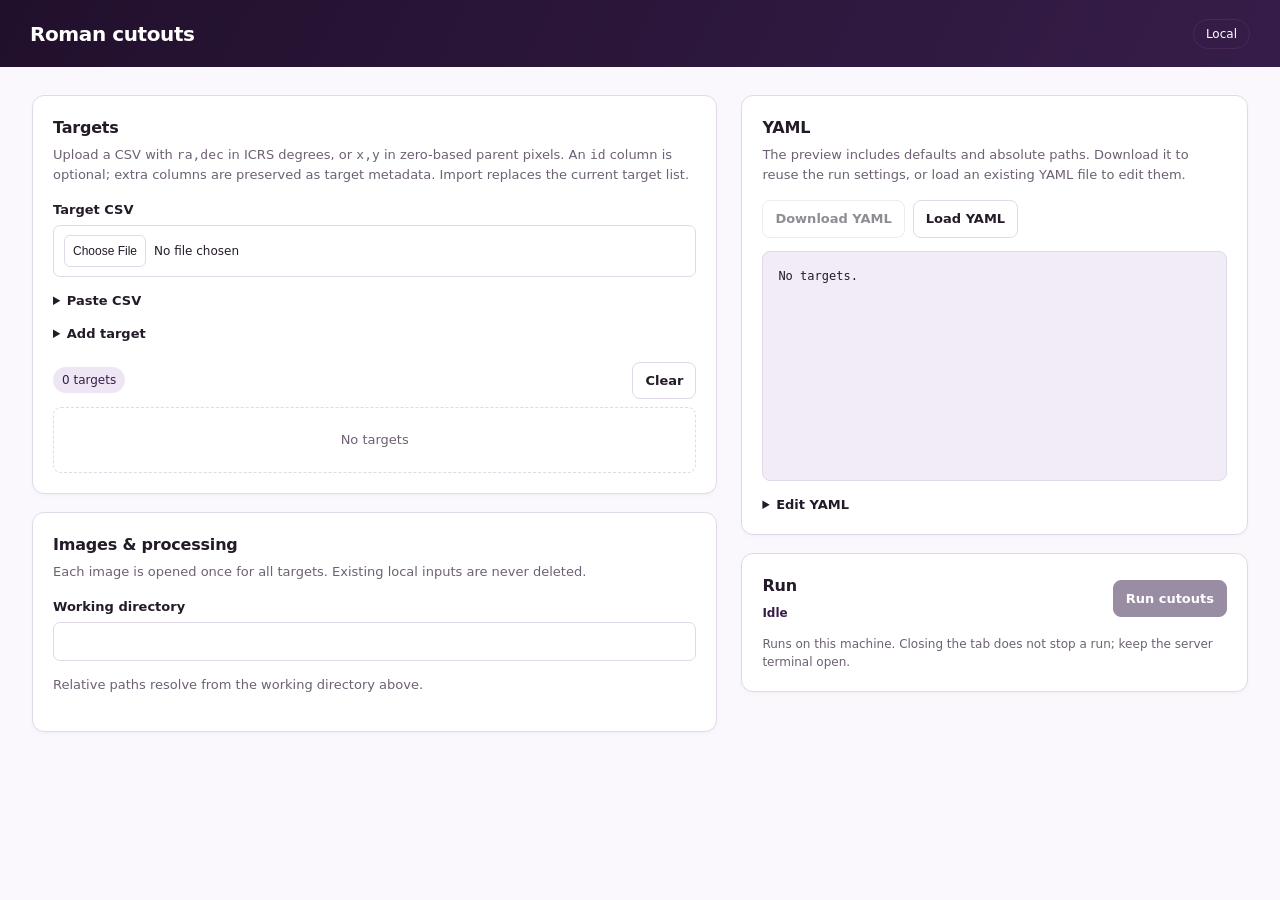
<file: src/roman_cutouts/web_assets/index.html>
<!doctype html>
<html lang="en">
  <head>
    <meta charset="utf-8" />
    <meta name="viewport" content="width=device-width, initial-scale=1" />
    <title>Roman cutouts</title>
    <style>
      :root {
        --ink: #241b29;
        --muted: #6d6173;
        --line: #e1d8e9;
        --paper: #faf7fd;
        --accent: #361d49;
        --gold: #a859e4;
        --white: #fff;
        --danger: #a32e3a;
      }
      * {
        box-sizing: border-box;
      }
      body {
        margin: 0;
        font:
          13px/1.5 Manrope,
          Inter,
          system-ui,
          sans-serif;
        background: var(--paper);
        color: var(--ink);
      }
      button,
      input,
      select,
      textarea {
        font: inherit;
      }
      button {
        cursor: pointer;
        border: 1px solid var(--line);
        border-radius: 8px;
        background: white;
        color: var(--ink);
        padding: 8px 12px;
        min-height: 36px;
        font-weight: 600;
      }
      button:hover {
        border-color: var(--accent);
      }
      button:disabled {
        opacity: 0.5;
        cursor: default;
      }
      .primary {
        background: var(--accent);
        color: white;
        border-color: var(--accent);
      }
      header {
        background: #21102c;
        color: #fff;
        min-height: 67px;
        padding: 14px max(30px, calc((100vw - 1420px) / 2));
        background: linear-gradient(115deg, #21102c, #361d49);
        display: flex;
        justify-content: space-between;
        gap: 20px;
        align-items: center;
      }
      .brand {
        font-size: 20px;
        font-weight: 650;
        letter-spacing: -0.4px;
      }
      .pill {
        border: 1px solid #482757;
        border-radius: 99px;
        padding: 5px 12px;
        font-size: 12px;
        white-space: nowrap;
      }
      .layout {
        max-width: 1470px;
        margin: auto;
        padding: 28px 32px;
        display: grid;
        grid-template-columns: minmax(0, 1.15fr) minmax(350px, 0.85fr);
        gap: 24px;
      }
      .card {
        background: #fff;
        border: 1px solid var(--line);
        border-radius: 12px;
        padding: 20px;
        margin-bottom: 18px;
        box-shadow: 0 2px 4px #361d4907;
      }
      h1,
      h2,
      h3,
      p {
        margin-top: 0;
      }
      h2 {
        font-size: 16px;
        margin-bottom: 5px;
        letter-spacing: -0.2px;
      }
      h3 {
        font-size: 15px;
      }
      a {
        color: var(--accent);
        text-underline-offset: 3px;
      }
      a:hover {
        color: var(--gold);
      }
      .muted,
      small {
        color: var(--muted);
      }
      .muted {
        font-size: 13px;
        margin-bottom: 16px;
      }
      .toolbar {
        display: flex;
        gap: 8px;
        align-items: center;
        flex-wrap: wrap;
      }
      .field {
        display: flex;
        flex-direction: column;
        gap: 5px;
        margin: 14px 0;
      }
      .field > span,
      .label {
        font-size: 13px;
        font-weight: 600;
      }
      .field input,
      .field select,
      .field textarea,
      input[type="text"],
      input[type="number"],
      select,
      textarea {
        width: 100%;
        border: 1px solid #e1d8e9;
        border-radius: 7px;
        background: #fff;
        padding: 9px 10px;
        color: var(--ink);
      }
      input:focus,
      select:focus,
      textarea:focus {
        outline: 2px solid #a859e4;
        outline-offset: 2px;
      }
      .grid {
        display: grid;
        grid-template-columns: 1fr 1fr;
        gap: 0 16px;
      }
      .check {
        display: flex;
        gap: 9px;
        align-items: center;
        margin: 13px 0;
        font-size: 13px;
      }
      .check input {
        width: 17px;
        height: 17px;
        accent-color: var(--accent);
      }
      .checks {
        display: flex;
        gap: 12px;
        flex-wrap: wrap;
      }
      .checks .check {
        margin: 4px 0;
      }
      .detectors {
        display: grid;
        grid-template-columns: repeat(6, 1fr);
        gap: 5px;
      }
      .detectors label {
        font-size: 12px;
      }
      .count {
        font-size: 12px;
        color: var(--accent);
        background: #eee6f5;
        border-radius: 99px;
        padding: 4px 9px;
      }
      .target-head {
        display: flex;
        align-items: center;
        justify-content: space-between;
        margin: 18px 0 8px;
      }
      .table-wrap {
        overflow: auto;
        max-height: 270px;
      }
      table {
        border-collapse: collapse;
        width: 100%;
        font-size: 12px;
      }
      td,
      th {
        background: #f1ecf6;
        font-size: 11px;
        padding: 11px 14px;
        border-bottom: 1px solid var(--line);
        text-align: left;
      }
      th {
        background: #f1ecf6;
        font-size: 11px;
        color: var(--muted);
        font-weight: 500;
      }
      td button {
        padding: 2px 7px;
        font-size: 12px;
      }
      .empty {
        border: 1px dashed #e1d8e9;
        border-radius: 8px;
        padding: 22px;
        text-align: center;
        color: var(--muted);
        font-size: 13px;
      }
      details {
        margin-top: 14px;
      }
      summary {
        cursor: pointer;
        font-weight: 600;
        font-size: 13px;
      }
      details > div {
        margin-top: 10px;
      }
      .sticky {
        position: sticky;
        top: 18px;
        align-self: start;
      }
      .code {
        font:
          12px/1.6 ui-monospace,
          SFMono-Regular,
          monospace;
        white-space: pre;
        overflow: auto;
        background: #f1ecf6;
        border: 1px solid var(--line);
        border-radius: 8px;
        padding: 15px;
        height: 355px;
        margin: 13px 0;
      }
      .sticky .code {
        height: 230px;
      }
      .editor {
        height: 340px;
        resize: vertical;
        font:
          12px/1.6 ui-monospace,
          monospace;
      }
      .error {
        white-space: pre-wrap;
        color: var(--danger);
        background: #fff0f1;
        border: 1px solid #edc7cc;
        padding: 12px;
        border-radius: 8px;
        font-size: 13px;
        margin-top: 12px;
      }
      .success {
        color: var(--accent);
        font-size: 13px;
      }
      .hidden {
        display: none !important;
      }
      .logs:empty,
      .caption:empty {
        display: none;
      }
      .logs {
        background: #21102c;
        color: #f7f0fc;
        font:
          12px/1.7 ui-monospace,
          monospace;
        white-space: pre-wrap;
        overflow: auto;
        max-height: 230px;
        min-height: 90px;
        padding: 14px;
        border-radius: 8px;
      }
      .runline {
        display: flex;
        justify-content: space-between;
        align-items: center;
        gap: 14px;
      }
      .state {
        font-size: 12px;
        font-weight: 650;
        color: var(--accent);
      }
      .caption {
        margin: 12px 0 0;
        font-size: 12px;
        color: var(--muted);
        overflow-wrap: anywhere;
      }
      .section {
        border-top: 1px solid var(--line);
        padding-top: 15px;
        margin-top: 17px;
      }
      .file-button {
        position: relative;
        display: inline-flex;
        align-items: center;
        min-height: 36px;
        padding: 8px 12px;
        border: 1px solid var(--line);
        border-radius: 8px;
        font-weight: 600;
        cursor: pointer;
      }
      .file-button:focus-within {
        outline: 2px solid var(--gold);
        outline-offset: 2px;
      }
      .file-button .file-hidden {
        position: absolute;
        inset: 0;
        opacity: 0;
        width: 100%;
        cursor: pointer;
      }
      .spaced {
        margin-top: 14px;
      }
      input[type="file"] {
        max-width: 100%;
        font-size: 12px;
      }
      input[type="file"]::file-selector-button {
        padding: 8px;
        border: 1px solid var(--line);
        border-radius: 6px;
        background: #fff;
        color: var(--ink);
        margin-right: 8px;
      }
      @media (max-width: 900px) {
        .layout {
          grid-template-columns: 1fr;
        }
        .sticky {
          position: static;
        }
        header {
          padding: 20px;
        }
        .layout {
          padding: 16px;
        }
        .code {
          height: 280px;
        }
      }
      @media (max-width: 480px) {
        .grid {
          grid-template-columns: 1fr;
        }
        header .pill {
          display: none;
        }
        .card {
          padding: 17px;
        }
        .detectors {
          grid-template-columns: repeat(4, 1fr);
        }
      }
    </style>
  </head>
  <body>
    <header>
      <div>
        <div class="brand">Roman cutouts</div>
      </div>
      <div class="pill">Local</div>
    </header>
    <main class="layout">
      <div>
        <section class="card">
          <h2>Targets</h2>
          <p class="muted">
            Upload a CSV with <code>ra,dec</code> in ICRS degrees, or
            <code>x,y</code> in zero-based parent pixels. An
            <code>id</code> column is optional; extra columns are preserved as
            target metadata. Import replaces the current target list.
          </p>
          <label class="field"
            ><span>Target CSV</span
            ><input
              id="csvUpload"
              type="file"
              accept=".csv,text/csv"
              aria-label="Upload targets CSV"
              title="Columns: id (optional), ra/dec in ICRS degrees or x/y in parent pixels. Extra columns are preserved as metadata. Import replaces the list."
          /></label>
          <details>
            <summary>Paste CSV</summary>
            <div>
              <textarea
                id="csvText"
                rows="4"
                placeholder="id,ra,dec&#10;event-01,270.0,-29.0"
                aria-label="Target CSV text"
              ></textarea
              ><button id="importCsv" class="spaced">Import</button>
            </div>
          </details>
          <details>
            <summary>Add target</summary>
            <div>
              <div class="grid">
                <label class="field"
                  ><span>Target ID</span
                  ><input
                    id="targetId"
                    type="text"
                    placeholder="event-01" /></label
                ><label class="field"
                  ><span>Coordinates</span
                  ><select id="coordinateMode">
                    <option value="sky">RA / Dec · ICRS degrees</option>
                    <option value="pixel">x / y · Parent pixels</option>
                  </select></label
                ><label class="field"
                  ><span id="coordALabel">RA (degrees)</span
                  ><input id="coordA" type="number" step="any" /></label
                ><label class="field"
                  ><span id="coordBLabel">Dec (degrees)</span
                  ><input id="coordB" type="number" step="any"
                /></label>
              </div>
              <button id="addTarget">Add</button>
            </div>
          </details>
          <div class="target-head">
            <span id="targetCount" class="count">0 targets</span
            ><button id="clearTargets">Clear</button>
          </div>
          <div id="targetTable" class="empty">No targets</div>
          <div id="targetError" class="error hidden" role="alert"></div>
        </section>
        <section class="card">
          <h2>Images &amp; processing</h2>
          <p class="muted">
            Each image is opened once for all targets. Existing local inputs are
            never deleted.
          </p>
          <label class="field"
            ><span>Working directory</span
            ><input
              id="baseDirectory"
              type="text"
              title="Resolve relative paths from this directory"
          /></label>
          <p class="muted">
            Relative paths resolve from the working directory above.
          </p>
          <div id="settings"></div>
        </section>
      </div>
      <aside class="sticky">
        <section class="card">
          <div class="runline">
            <h2>YAML</h2>
            <span id="validationState" class="state"></span>
          </div>
          <p class="muted">
            The preview includes defaults and absolute paths. Download it to
            reuse the run settings, or load an existing YAML file to edit them.
          </p>
          <div class="toolbar">
            <button id="downloadYaml" disabled>Download YAML</button
            ><label class="file-button"
              >Load YAML
              <input
                id="yamlUpload"
                class="file-hidden"
                type="file"
                accept=".yaml,.yml,text/yaml"
                aria-label="Load YAML file"
            /></label>
          </div>
          <pre id="yamlPreview" class="code">No targets.</pre>
          <details>
            <summary>Edit YAML</summary>
            <div>
              <textarea
                id="yamlEditor"
                class="editor"
                aria-label="YAML editor"
              ></textarea
              ><button id="applyYaml" class="spaced">Apply</button>
            </div>
          </details>
          <div id="configError" class="error hidden" role="alert"></div>
        </section>
        <section class="card">
          <div class="runline">
            <div>
              <h2>Run</h2>
              <span id="runState" class="state" role="status">Idle</span>
            </div>
            <button id="run" class="primary" disabled>Run cutouts</button>
          </div>
          <p class="caption">
            Runs on this machine. Closing the tab does not stop a run; keep the
            server terminal open.
          </p>
          <pre id="logs" class="logs" aria-live="polite"></pre>
          <p id="runSummary" class="caption"></p>
          <p id="manifestPath" class="caption"></p>
          <button id="downloadManifest" class="hidden">
            Download manifest
          </button>
          <div id="runError" class="error hidden" role="alert"></div>
        </section>
      </aside>
    </main>

    <script nonce="__NONCE__">
      "use strict";
      const BOOT = __BOOTSTRAP__,
        $ = (id) => document.getElementById(id);
      let config,
        schema,
        validYaml = "",
        jobId = null,
        running = false,
        revision = 0,
        timer;
      const titles = {
        inputs: "Input images",
        selection: "Dates, detectors & filters",
        extraction: "Cutout geometry",
        astrometry: "Astrometry",
        quality: "Quality screen",
        stacks: "Display stacks",
        storage: "Output & full images",
        execution: "Execution",
      };
      const labels = {
        mode: "Source",
        directory: "Image directory",
        pattern: "Filename pattern",
        recursive: "Search subdirectories",
        mast_criteria: "Additional MAST criteria (JSON)",
        mast_radius_arcmin: "MAST search radius (arcmin)",
        product_suffix: "Product suffix",
        query_limit: "Query limit",
        start: "Start (UTC, inclusive)",
        end: "End (UTC, exclusive)",
        detectors: "Detectors",
        filters: "Filters",
        size: "Size (pixels)",
        edge: "Detector edge policy",
        no_overlap: "No overlap",
        corrected_directory: "Corrected WCS directory",
        corrected_pattern: "Corrected filename pattern",
        roundtrip_tolerance_pixels: "Numerical WCS tolerance (pixels)",
        fits_tolerance_pixels: "FITS approximation tolerance (pixels)",
        autocorrelation_limit: "Autocorrelation limit",
        tile_size: "Tile size (pixels)",
        radius: "Lag radius (pixels)",
        exclude_from_stacks: "Exclude flagged cutouts from stacks",
        enabled: "Build display stacks",
        max_exposures: "Max. exposures",
        max_memory_mb: "Memory limit (MiB)",
        output_directory: "Output directory",
        retain_full_images: "Retain full images",
        formats: "Formats",
        resume: "Resume",
        continue_on_error: "Continue on error",
        lock_timeout_seconds: "Lock timeout (seconds)",
      };
      async function api(path, body) {
        const response = await fetch(path, {
          method: body === undefined ? "GET" : "POST",
          headers: {
            "X-Roman-Token": BOOT.token,
            ...(body === undefined
              ? {}
              : { "Content-Type": "application/json" }),
          },
          body: body === undefined ? undefined : JSON.stringify(body),
        });
        const data = await response.json();
        if (!response.ok)
          throw new Error(data.error || `Request failed (${response.status})`);
        return data;
      }
      function errorAt(id, message) {
        $(id).textContent = message || "";
        $(id).classList.toggle("hidden", !message);
      }
      function canonicalYaml() {
        return JSON.stringify(config, null, 2);
      } // JSON is also valid YAML.
      function changed() {
        revision++;
        validYaml = "";
        $("run").disabled = true;
        $("downloadYaml").disabled = true;
        $("validationState").textContent = "Checking…";
        clearTimeout(timer);
        timer = setTimeout(validate, 250);
      }
      async function validate() {
        const current = revision;
        const invalid = [
          ...document.querySelectorAll(
            "#settings input,#settings textarea,#settings select",
          ),
        ].find((input) => !input.validity.valid);
        if (invalid) {
          $("validationState").textContent = "Invalid";
          errorAt("configError", invalid.validationMessage);
          return;
        }
        try {
          const data = await api("/api/validate", {
            yaml: canonicalYaml(),
            base_directory: $("baseDirectory").value,
          });
          if (current !== revision) return;
          validYaml = data.yaml;
          $("yamlPreview").textContent = data.yaml;
          $("yamlEditor").value = data.yaml;
          errorAt("configError", "");
          $("validationState").textContent = "Valid";
          $("downloadYaml").disabled = false;
          $("run").disabled = running;
        } catch (e) {
          if (current !== revision) return;
          validYaml = "";
          $("validationState").textContent = "Invalid";
          errorAt("configError", e.message);
          $("yamlPreview").textContent = "Fix configuration errors.";
        }
      }
      function field(section, key, definition) {
        const alternatives = definition.anyOf || [definition],
          nonNull = alternatives.find((d) => d.type !== "null") || definition,
          nullable = alternatives.some((d) => d.type === "null");
        const def = { ...definition, ...nonNull };
        const value = config[section][key];
        const wrap = document.createElement(
          key === "detectors" || key === "formats" ? "div" : "label",
        );
        wrap.className = "field";
        const caption = document.createElement("span");
        caption.textContent =
          section === "astrometry" && key === "mode"
            ? "WCS policy"
            : labels[key] || key;
        wrap.append(caption);
        let input;
        if (def.type === "boolean") {
          wrap.className = "check";
          input = document.createElement("input");
          input.type = "checkbox";
          input.checked = value;
          wrap.prepend(input);
          caption.replaceWith(document.createTextNode(labels[key] || key));
          input.onchange = () => {
            config[section][key] = input.checked;
            changed();
          };
        } else if (key === "detectors" || key === "formats") {
          const group = document.createElement("div");
          group.className = key === "detectors" ? "detectors" : "checks";
          group.setAttribute("role", "group");
          group.setAttribute("aria-label", labels[key]);
          const choices =
            key === "detectors"
              ? Array.from({ length: 18 }, (_, i) => i + 1)
              : ["asdf", "fits"];
          for (const item of choices) {
            const label = document.createElement("label");
            label.className = "check";
            const box = document.createElement("input");
            box.type = "checkbox";
            box.setAttribute(
              "aria-label",
              key === "detectors"
                ? "Detector " + item
                : item.toUpperCase() + " output",
            );
            box.checked = value.includes(item);
            box.onchange = () => {
              config[section][key] = choices.filter(
                (_, i) => group.children[i].querySelector("input").checked,
              );
              changed();
            };
            label.append(box, document.createTextNode(String(item)));
            group.append(label);
          }
          wrap.append(group);
          if (key === "detectors") {
            const help = document.createElement("small");
            help.textContent = "None selected means all detectors.";
            wrap.append(help);
          }
          return wrap;
        } else if (def.enum) {
          input = document.createElement("select");
          for (const option of def.enum) {
            const o = document.createElement("option");
            o.value = option;
            o.textContent =
              section === "astrometry" && key === "mode"
                ? {
                    use: "Use supplied WCS",
                    validate: "Check numerical consistency",
                    corrected: "Use corrected WCS",
                  }[option] || option
                : option;
            input.append(o);
          }
          input.value = value;
          input.onchange = () => {
            config[section][key] = input.value;
            changed();
          };
          wrap.append(input);
        } else {
          input = document.createElement(
            def.type === "object" ? "textarea" : "input",
          );
          if (def.type === "object") {
            input.rows = 3;
            input.value = JSON.stringify(value, null, 2);
          } else if (def.type === "array") {
            input.type = "text";
            input.value = value.join(", ");
          } else {
            input.type = ["integer", "number"].includes(def.type)
              ? "number"
              : "text";
            if (input.type === "number") {
              input.step = def.type === "integer" ? "1" : "any";
              if (def.minimum !== undefined) input.min = def.minimum;
            }
            input.value = value ?? "";
          }
          input.oninput = () => {
            try {
              if (def.type === "object")
                config[section][key] = JSON.parse(input.value);
              else if (def.type === "array")
                config[section][key] = input.value
                  .split(",")
                  .map((s) => s.trim())
                  .filter(Boolean);
              else if (input.type === "number")
                config[section][key] =
                  input.value === "" ? null : Number(input.value);
              else
                config[section][key] =
                  nullable && input.value === "" ? null : input.value;
              input.setCustomValidity("");
              changed();
            } catch (e) {
              revision++;
              clearTimeout(timer);
              input.setCustomValidity(e.message);
              validYaml = "";
              $("run").disabled = true;
              $("downloadYaml").disabled = true;
              errorAt("configError", e.message);
            }
          };
          wrap.append(input);
        }
        const tips = {
          detectors: "None selected means all detectors",
          filters: "Comma-separated; blank means all filters",
          autocorrelation_limit: "Blank disables the quality screen",
          retain_full_images: "Save a full copy of each selected parent image",
        };
        if (tips[key]) wrap.title = tips[key];
        if (section === "astrometry" && key === "mode")
          input.title =
            "Numerical consistency does not establish absolute sky accuracy. Corrected mode requires a corrected WCS file.";
        if (key === "filters") input.placeholder = "All filters";
        if (key === "autocorrelation_limit") input.placeholder = "Disabled";
        if (key === "mast_criteria") {
          const help = document.createElement("small");
          const links = [
            [
              "Query syntax",
              "https://astroquery.readthedocs.io/en/stable/mast/mast_missions.html#mission-criteria-queries",
            ],
            [
              "Roman field descriptions",
              "https://outerspace.stsci.edu/spaces/MASTDOCS/pages/421464543/Roman+WFI+Search+Components",
            ],
            [
              "Available API columns",
              "https://astroquery.readthedocs.io/en/stable/api/astroquery.mast.MastMissionsClass.html#astroquery.mast.MastMissionsClass.get_column_list",
            ],
          ];
          for (const [index, [text, url]] of links.entries()) {
            if (index) help.append(document.createTextNode(" · "));
            const link = document.createElement("a");
            link.textContent = text;
            link.href = url;
            link.target = "_blank";
            link.rel = "noopener noreferrer";
            help.append(link);
          }
          wrap.append(help);
        }
        input.id = `${section}-${key}`;
        if (def.type !== "boolean")
          input.setAttribute("aria-label", caption.textContent);
        const instructions = {
          mast_radius_arcmin:
            "Candidate search radius around each sky target (default 6 arcmin); actual overlap is checked during extraction. Increase for larger cutouts or uncertain pointing.",
          filters: "Comma-separated; leave blank for all filters.",
          autocorrelation_limit: "Leave blank to disable the quality screen.",
          retain_full_images:
            "Saves a full copy of selected images in the output directory. Local originals are never deleted.",
        };
        if (instructions[key]) {
          const help = document.createElement("small");
          help.id = `${input.id}-help`;
          help.textContent = instructions[key];
          input.setAttribute("aria-describedby", help.id);
          if (def.type === "boolean") {
            const group = document.createElement("div");
            group.append(wrap, help);
            return group;
          }
          wrap.append(help);
        }
        return wrap;
      }
      function renderSettings() {
        const container = $("settings");
        container.replaceChildren();
        for (const [section, title] of Object.entries(titles)) {
          const details = document.createElement("details");
          details.className = "section";
          details.open = [
            "inputs",
            "selection",
            "extraction",
            "storage",
          ].includes(section);
          const summary = document.createElement("summary");
          summary.textContent = title;
          details.append(summary);
          const body = document.createElement("div");
          const definition =
            schema.$defs[schema.properties[section].$ref.split("/").pop()];
          for (const [key, def] of Object.entries(definition.properties))
            body.append(field(section, key, def));
          if (section === "inputs") {
            const note = document.createElement("p");
            note.className = "caption";
            note.textContent =
              "MAST searches use your RA/Dec targets and selections, defaulting to calibrated Level 2 images within 6 arcmin. Leave additional criteria as {} unless you need a program or other constraint. Pixel-only targets require archive criteria. Restricted access uses MAST_API_TOKEN in the server environment.";
            body.prepend(note);
          }
          if (section === "astrometry") {
            const note = document.createElement("p");
            note.className = "caption";
            note.textContent =
              "Validation checks numerical consistency, not absolute sky accuracy. Corrected mode requires an existing corrected WCS file.";
            body.prepend(note);
          }
          details.append(body);
          container.append(details);
        }
      }
      function renderTargets() {
        const targets = config.targets;
        $("targetCount").textContent =
          `${targets.length} target${targets.length === 1 ? "" : "s"}`;
        const holder = $("targetTable");
        holder.replaceChildren();
        holder.className = targets.length ? "table-wrap" : "empty";
        if (!targets.length) {
          holder.textContent = "No targets";
          return;
        }
        const table = document.createElement("table");
        const header = document.createElement("tr");
        for (const title of ["Target", "Coordinates", "Metadata", ""]) {
          const th = document.createElement("th");
          th.textContent = title;
          header.append(th);
        }
        const thead = document.createElement("thead");
        thead.append(header);
        table.append(thead);
        const body = document.createElement("tbody");
        targets.slice(0, 50).forEach((target, index) => {
          const row = document.createElement("tr");
          const coords =
            target.ra !== null && target.ra !== undefined
              ? `${target.ra}, ${target.dec} deg`
              : `${target.x}, ${target.y} px`;
          for (const text of [
            target.id,
            coords,
            Object.keys(target.metadata || {}).join(", ") || "—",
          ]) {
            const cell = document.createElement("td");
            cell.textContent = text;
            row.append(cell);
          }
          const action = document.createElement("td"),
            button = document.createElement("button");
          button.textContent = "×";
          button.setAttribute("aria-label", `Remove ${target.id}`);
          button.onclick = () => {
            config.targets.splice(index, 1);
            renderTargets();
            changed();
          };
          action.append(button);
          row.append(action);
          body.append(row);
        });
        table.append(body);
        holder.append(table);
        if (targets.length > 50) {
          const note = document.createElement("p");
          note.className = "caption";
          note.textContent = `Showing 50 of ${targets.length}. All included.`;
          holder.append(note);
        }
      }
      async function importCsv(text) {
        try {
          const data = await api("/api/targets", { csv: text });
          config.targets = data.targets;
          renderTargets();
          errorAt("targetError", "");
          changed();
        } catch (e) {
          errorAt("targetError", e.message);
        }
      }
      function download(text, name, type = "text/yaml") {
        const url = URL.createObjectURL(new Blob([text], { type }));
        const a = document.createElement("a");
        a.href = url;
        a.download = name;
        a.click();
        setTimeout(() => URL.revokeObjectURL(url), 1000);
      }
      async function applyYaml(text) {
        try {
          const data = await api("/api/validate", {
            yaml: text,
            base_directory: $("baseDirectory").value,
          });
          config = data.configuration;
          renderSettings();
          renderTargets();
          changed();
        } catch (e) {
          errorAt("configError", e.message);
        }
      }
      async function poll() {
        if (!jobId) return;
        try {
          const job = await api("/api/jobs/" + jobId);
          $("runState").textContent =
            job.state === "complete"
              ? "Complete"
              : job.state === "failed"
                ? "Failed"
                : job.state === "queued"
                  ? "Queued"
                  : "Running…";
          $("logs").textContent = job.logs.join("\n") || "Starting pipeline…";
          $("logs").scrollTop = $("logs").scrollHeight;
          if (job.summary)
            $("runSummary").textContent =
              `${job.summary.complete} complete · ${job.summary.skipped} skipped · ${job.summary.failed} failed cutouts`;
          $("manifestPath").textContent = job.manifest || "";
          $("downloadManifest").classList.toggle("hidden", !job.manifest);
          errorAt("runError", job.error);
          if (["complete", "failed"].includes(job.state)) {
            running = false;
            $("run").disabled = !validYaml;
            return;
          }
          setTimeout(poll, 800);
        } catch (e) {
          errorAt(
            "runError",
            "Progress connection interrupted: " + e.message + " Retrying…",
          );
          setTimeout(poll, 2000);
        }
      }
      $("baseDirectory").oninput = changed;
      $("csvUpload").onchange = async (event) => {
        if (event.target.files[0])
          await importCsv(await event.target.files[0].text());
      };
      $("importCsv").onclick = () => importCsv($("csvText").value);
      $("clearTargets").onclick = () => {
        config.targets = [];
        renderTargets();
        changed();
      };
      $("coordinateMode").onchange = () => {
        const sky = $("coordinateMode").value === "sky";
        $("coordALabel").textContent = sky ? "RA (degrees)" : "x (pixels)";
        $("coordBLabel").textContent = sky ? "Dec (degrees)" : "y (pixels)";
      };
      $("addTarget").onclick = async () => {
        if ($("coordA").value === "" || $("coordB").value === "") {
          errorAt("targetError", "Both coordinates are required.");
          return;
        }
        let id = $("targetId").value.trim(),
          index = 1;
        while (!id) {
          const candidate = "target-" + String(index++).padStart(6, "0");
          if (!config.targets.some((t) => t.id === candidate)) id = candidate;
        }
        const target = {
          id,
          ...($("coordinateMode").value === "sky"
            ? { ra: Number($("coordA").value), dec: Number($("coordB").value) }
            : { x: Number($("coordA").value), y: Number($("coordB").value) }),
        };
        try {
          await api("/api/validate", {
            yaml: JSON.stringify({
              ...config,
              targets: [...config.targets, target],
            }),
            base_directory: $("baseDirectory").value,
          });
          config.targets.push(target);
          renderTargets();
          changed();
          errorAt("targetError", "");
        } catch (e) {
          errorAt("targetError", e.message);
        }
      };
      $("yamlUpload").onchange = async (event) => {
        if (event.target.files[0])
          await applyYaml(await event.target.files[0].text());
      };
      $("applyYaml").onclick = () => applyYaml($("yamlEditor").value);
      $("downloadYaml").onclick = () => {
        if (validYaml) download(validYaml, "roman-cutouts.yaml");
      };
      $("run").onclick = async () => {
        if (running || !validYaml) return;
        running = true;
        $("run").disabled = true;
        $("runState").textContent = "Starting…";
        $("logs").textContent = "Submitting validated configuration…";
        $("manifestPath").textContent = "";
        $("runSummary").textContent = "";
        $("downloadManifest").classList.add("hidden");
        errorAt("runError", "");
        try {
          const job = await api("/api/run", {
            yaml: validYaml,
            base_directory: $("baseDirectory").value,
          });
          jobId = job.id;
          poll();
        } catch (e) {
          running = false;
          $("run").disabled = !validYaml;
          errorAt("runError", e.message);
          $("runState").textContent = "Could not start";
        }
      };
      $("downloadManifest").onclick = async () => {
        try {
          const response = await fetch("/api/jobs/" + jobId + "/manifest", {
            headers: { "X-Roman-Token": BOOT.token },
          });
          if (!response.ok) throw new Error("Manifest could not be downloaded");
          download(await response.text(), "manifest.json", "application/json");
        } catch (e) {
          errorAt("runError", e.message);
        }
      };
      (async () => {
        try {
          const data = await api("/api/defaults");
          config = data.configuration;
          schema = data.schema;
          $("baseDirectory").value = data.workspace;
          renderSettings();
          renderTargets();
          if (data.last_job) {
            jobId = data.last_job.id;
            running = ["queued", "running"].includes(data.last_job.state);
            poll();
          }
          if (config.targets.length) changed();
        } catch (e) {
          errorAt("configError", e.message);
        }
      })();
    </script>
  </body>
</html>
</file>
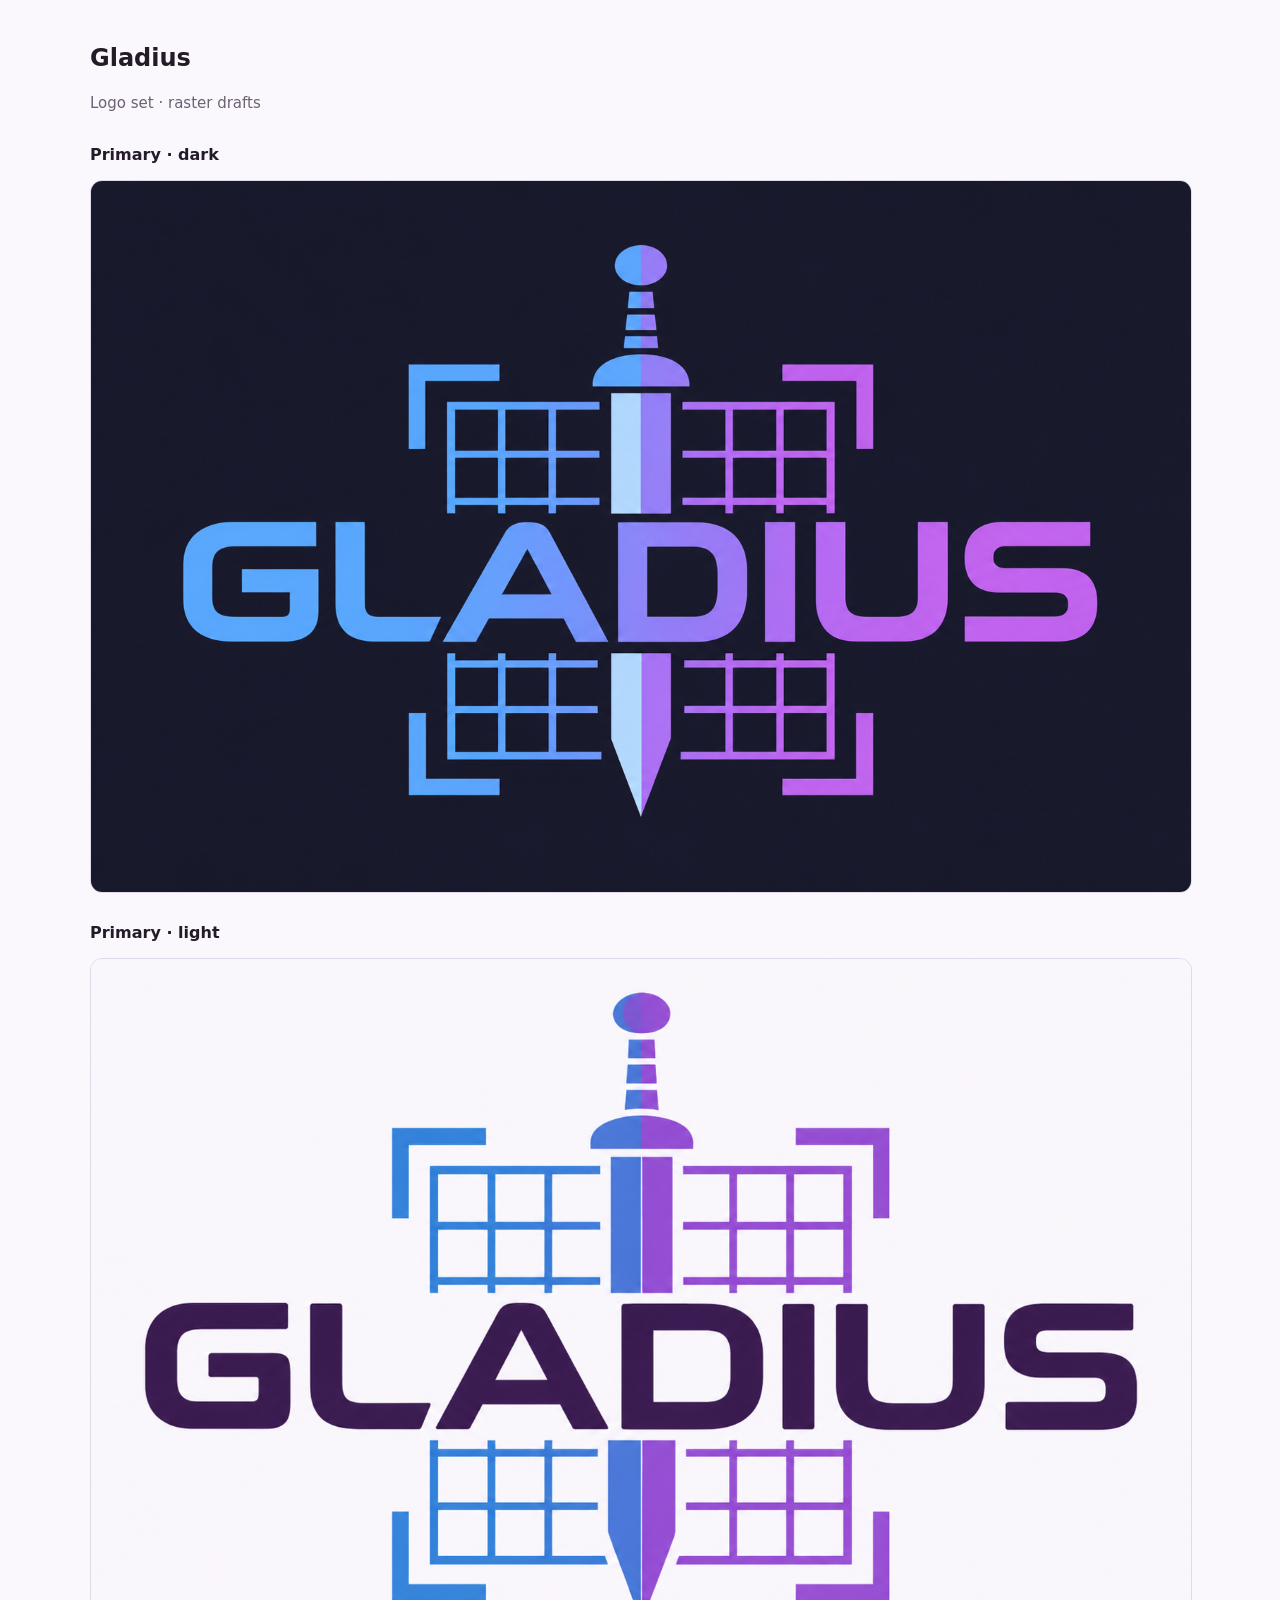
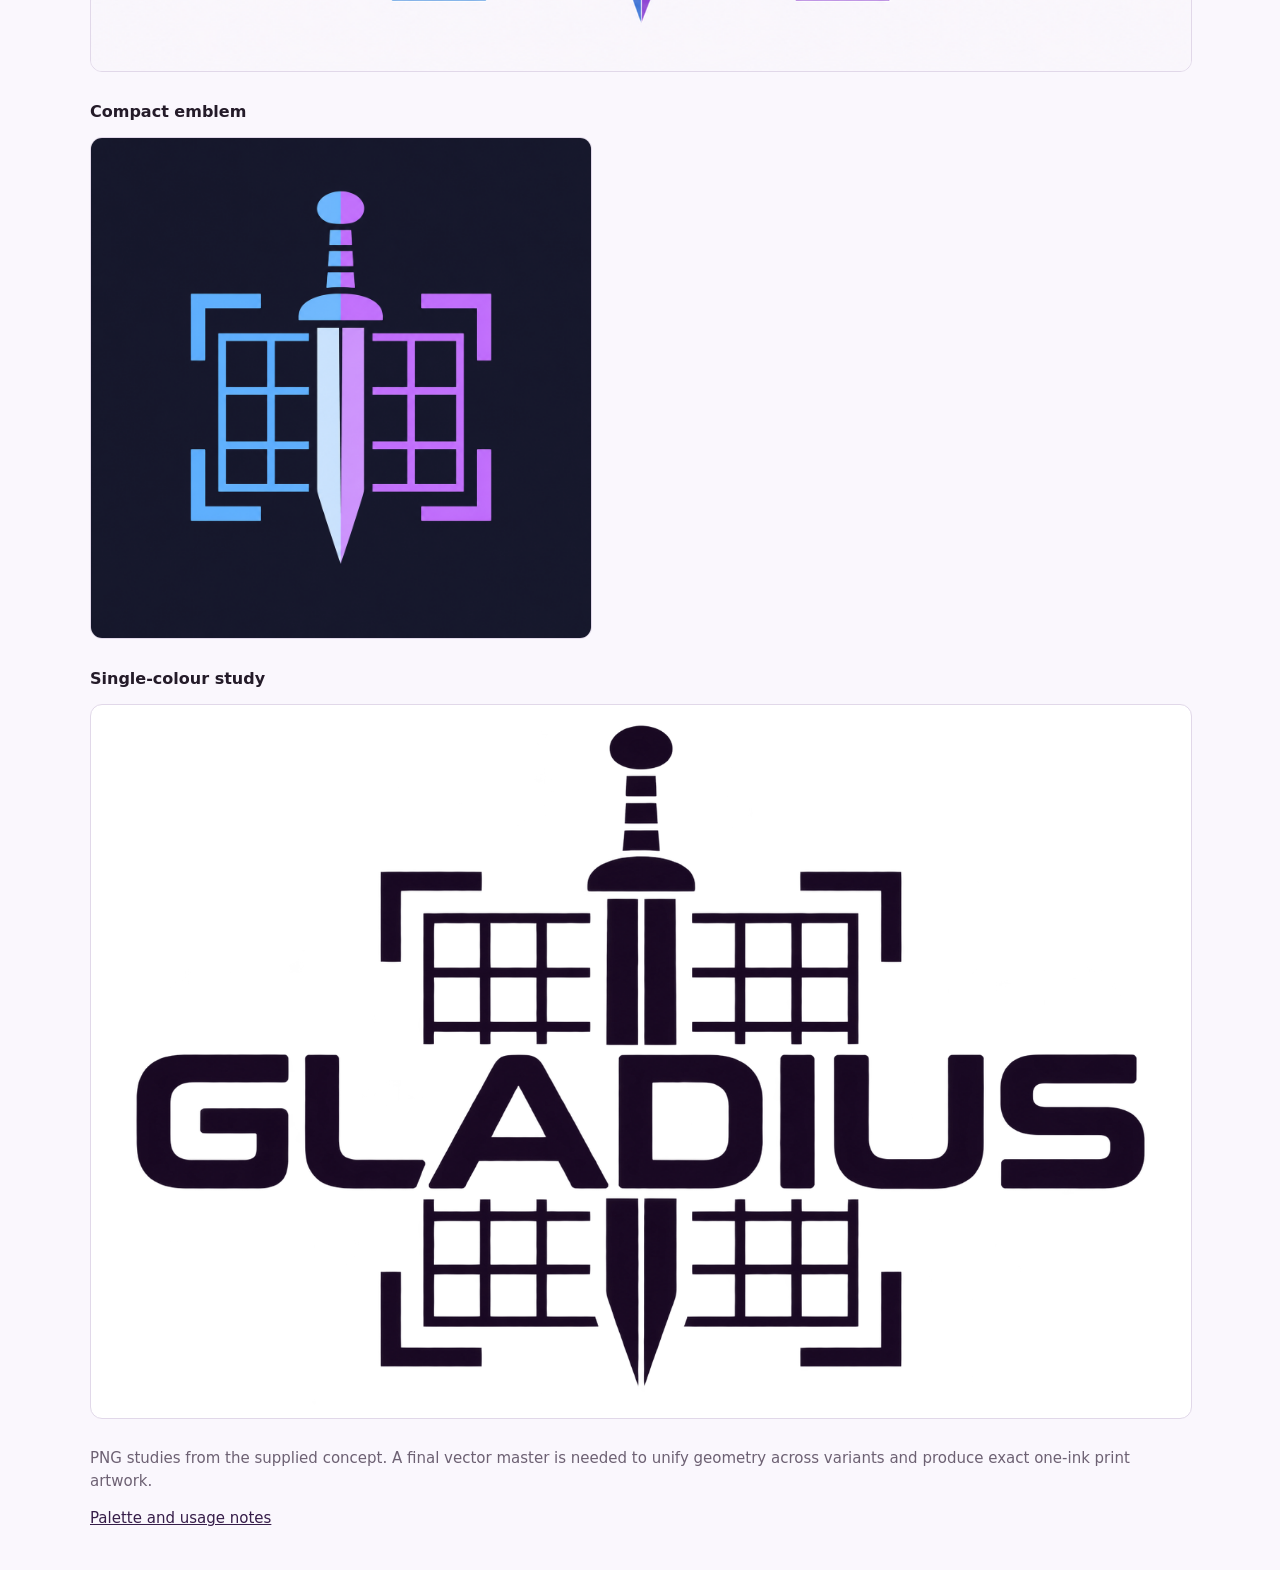
<file: assets/brand/preview.html>
<!doctype html><html lang="en"><meta charset="utf-8"><meta name="viewport" content="width=device-width,initial-scale=1"><title>Gladius logo set</title><style>body{margin:0;background:#faf7fd;color:#241b29;font:15px/1.5 system-ui,sans-serif}main{max-width:1100px;margin:40px auto;padding:0 24px}h1{font-size:24px}p{color:#6d6173}section{margin:28px 0}img{display:block;width:100%;height:auto;border-radius:12px;border:1px solid #e1d8e9}.compact{max-width:500px}.ink{background:white}h2{font-size:16px}a{color:#361d49}</style><main><h1>Gladius</h1><p>Logo set · raster drafts</p><section><h2>Primary · dark</h2><a href="gladius-primary-dark.png"><img src="gladius-primary-dark.png" alt="Gladius full colour logo on dark background"></a></section><section><h2>Primary · light</h2><a href="gladius-primary-light.png"><img src="gladius-primary-light.png" alt="Gladius light background logo"></a></section><section class="compact"><h2>Compact emblem</h2><a href="gladius-emblem-dark.png"><img src="gladius-emblem-dark.png" alt="Sword, grid and crop corner emblem"></a></section><section><h2>Single-colour study</h2><a href="gladius-single-colour-study.png"><img class="ink" src="gladius-single-colour-study.png" alt="Gladius dark ink study on white preview"></a></section><p>PNG studies from the supplied concept. A final vector master is needed to unify geometry across variants and produce exact one-ink print artwork.</p><a href="README.md">Palette and usage notes</a></main>
</file>
